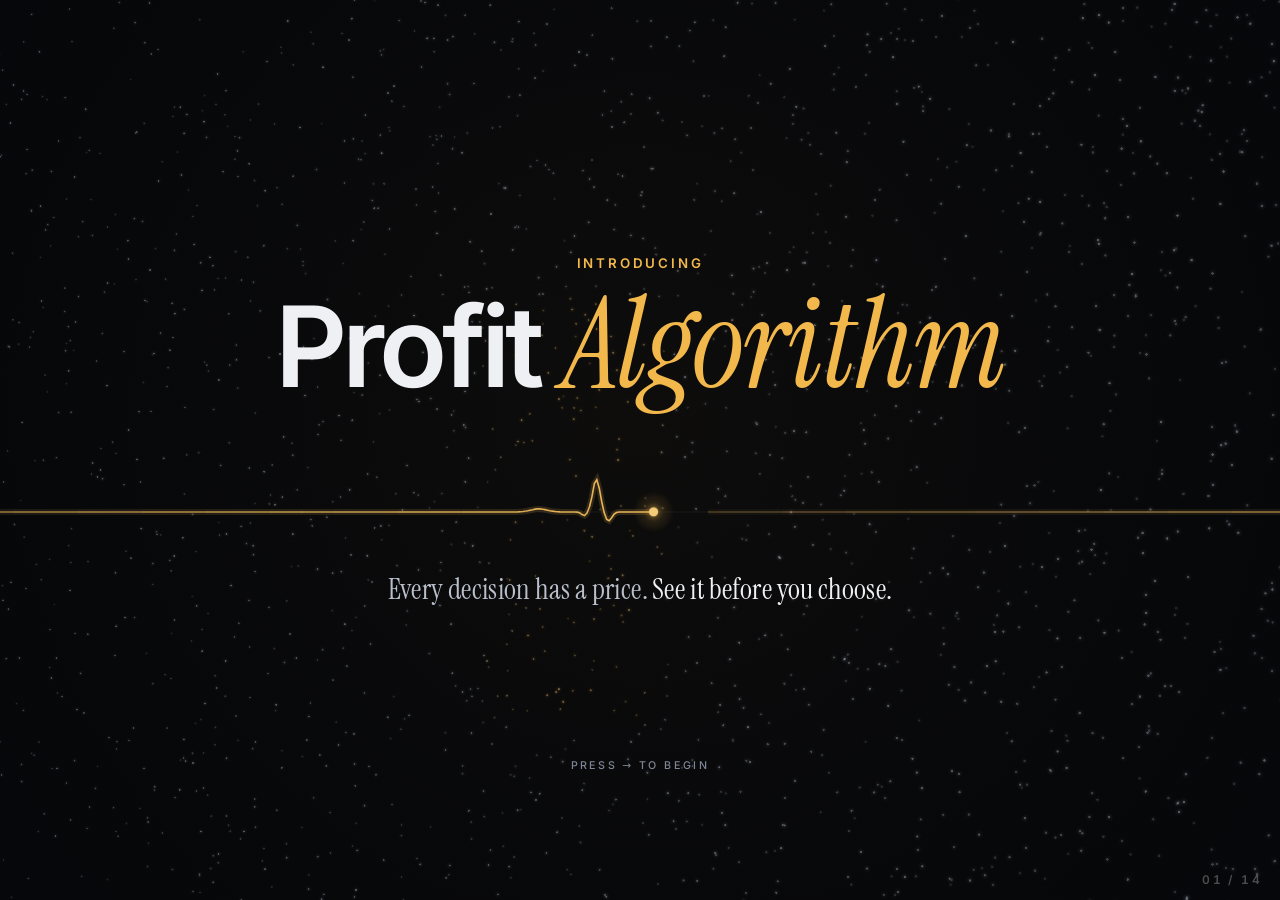
<file: index.html>
<!doctype html>
<html lang="en">
<head>
<meta charset="utf-8">
<title>Profit Algorithm</title>
<meta name="viewport" content="width=device-width, initial-scale=1">
<script>location.replace('site/' + location.hash);</script>
<meta http-equiv="refresh" content="0; url=site/">
<style>body{background:#06070a;color:#b9c0cc;font:16px system-ui,sans-serif;display:grid;place-items:center;height:100vh;margin:0}a{color:#f2b84b}</style>
</head>
<body><a href="site/">Open the Profit Algorithm</a></body>
</html>
</file>
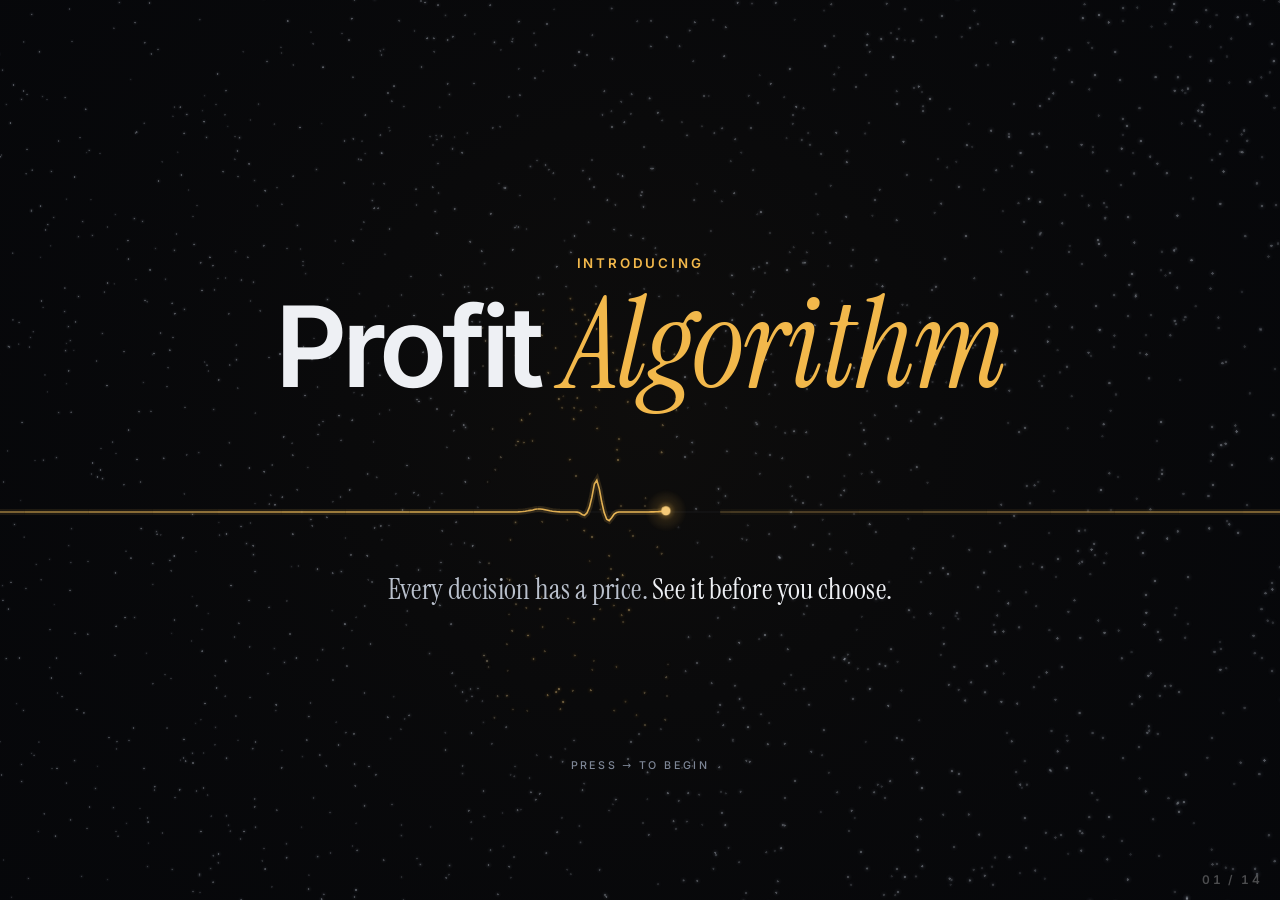
<file: site/index.html>
<!doctype html>
<html lang="en">
<head>
<meta charset="utf-8">
<meta name="viewport" content="width=device-width, initial-scale=1">
<title>Profit Algorithm</title>
<meta name="description" content="Activity is gray. Value is gold. The Profit Algorithm shows what every decision is worth before you choose, and proves what it delivered.">
<meta name="theme-color" content="#06070a">
<meta property="og:title" content="Profit Algorithm">
<meta property="og:description" content="Every decision has a price. See it before you choose.">
<link rel="icon" href="assets/favicon.svg" type="image/svg+xml">
<link rel="preload" href="assets/fonts/inter-var.woff2" as="font" type="font/woff2" crossorigin>
<link rel="preload" href="assets/fonts/instrument-serif.woff2" as="font" type="font/woff2" crossorigin>
<link rel="stylesheet" href="assets/style.css">
</head>
<body>
<canvas id="stage" aria-hidden="true"></canvas>

<main class="frame" aria-live="polite">

<!-- 01 ─────────────────────────────────────────── -->
<section class="slide s-title" data-scene="title" data-title="Profit Algorithm">
  <div class="center">
    <div class="kicker">Introducing</div>
    <h1 class="h1">Profit <em>Algorithm</em></h1>
  </div>
  <div class="tagline">Every decision has a price. <b>See it before you choose.</b></div>
  <div class="hint">Press → to begin</div>
  <aside class="notes">Every organization spends time, money and attention. It sees the cost of all three and almost never the return. Let the line pulse for a moment before speaking: that line is the economic heartbeat of a business. Keep it in mind; it will tell us the truth all the way through.</aside>
</section>

<!-- 02 ─────────────────────────────────────────── -->
<section class="slide s-blind" data-scene="blind" data-steps="2" data-title="The blind spot">
  <div class="stack" style="left:120px; top:90px; width:1680px;">
    <div data-only="0"><div class="kicker">The blind spot</div><h2 class="h2">Organizations measure <span class="gr">what got done.</span></h2></div>
    <div data-only="1"><div class="kicker">The blind spot</div><h2 class="h2">Plan delivered: <span class="gr">100%.</span> Profit change: <span class="g">$0.</span></h2></div>
    <div data-only="2"><h2 class="h2 xl">Activity is gray. <span class="g">Value is gold.</span></h2><p class="sub" style="max-width:1100px">Everything you are about to see follows one rule. Gray is effort. Gold is economic value. Only one of them shows up in profit.</p></div>
  </div>
  <div class="tiles">
    <div class="tile" data-x="210" data-y="300" style="left:210px;top:300px"><div class="t">Process redesign</div><div class="st">Done</div></div>
    <div class="tile" data-x="464" data-y="300" style="left:464px;top:300px"><div class="t">New KPI dashboard</div><div class="st">Done</div></div>
    <div class="tile" data-x="718" data-y="300" style="left:718px;top:300px"><div class="t">Approvals sprint</div><div class="st">Done</div></div>
    <div class="tile" data-x="972" data-y="300" style="left:972px;top:300px"><div class="t">Vendor review</div><div class="st">Done</div></div>
    <div class="tile" data-x="1226" data-y="300" style="left:1226px;top:300px"><div class="t">Training program</div><div class="st">Done</div></div>
    <div class="tile" data-x="1480" data-y="300" style="left:1480px;top:300px"><div class="t">CRM cleanup</div><div class="st">Done</div></div>
    <div class="tile" data-x="210" data-y="428" style="left:210px;top:428px"><div class="t">Weekly reporting</div><div class="st">Done</div></div>
    <div class="tile" data-x="464" data-y="428" style="left:464px;top:428px"><div class="t">Hiring plan</div><div class="st">Done</div></div>
    <div class="tile" data-x="718" data-y="428" style="left:718px;top:428px"><div class="t">Cost review</div><div class="st">Done</div></div>
    <div class="tile" data-x="972" data-y="428" style="left:972px;top:428px"><div class="t">Quality audit</div><div class="st">Done</div></div>
    <div class="tile" data-x="1226" data-y="428" style="left:1226px;top:428px"><div class="t">Customer survey</div><div class="st">Done</div></div>
    <div class="tile" data-x="1480" data-y="428" style="left:1480px;top:428px"><div class="t">Tooling upgrade</div><div class="st">Done</div></div>
    <div class="tile" data-x="210" data-y="556" style="left:210px;top:556px"><div class="t">Policy update</div><div class="st">Done</div></div>
    <div class="tile" data-x="464" data-y="556" style="left:464px;top:556px"><div class="t">Pricing study</div><div class="st">Done</div></div>
    <div class="tile" data-x="718" data-y="556" style="left:718px;top:556px"><div class="t">Data migration</div><div class="st">Done</div></div>
    <div class="tile" data-x="972" data-y="556" style="left:972px;top:556px"><div class="t">Safety drill</div><div class="st">Done</div></div>
    <div class="tile" data-x="1226" data-y="556" style="left:1226px;top:556px"><div class="t">Capacity study</div><div class="st">Done</div></div>
    <div class="tile" data-x="1480" data-y="556" style="left:1480px;top:556px"><div class="t">Board deck</div><div class="st">Done</div></div>
  </div>
  <div class="readout" style="left:210px; top:700px;"><div class="lbl">Plan delivered</div><div class="big gr" id="b-pct">0%</div></div>
  <div class="readout" style="left:1310px; top:700px; width:400px; text-align:right;"><div class="lbl">Profit change</div><div class="big g">$0</div></div>
  <aside class="notes">Step 0: watch the plan complete. Every dashboard in the company would celebrate this. Step 1: the plan is 100% delivered, and the economic heartbeat is flat. Completion tells you something happened; it does not tell you it mattered. Remember the "Approvals sprint" tile. Step 2: introduce the rule of the whole presentation: activity is gray, value is gold.</aside>
</section>

<!-- 03 ─────────────────────────────────────────── -->
<section class="slide s-case" data-scene="case" data-steps="1" data-title="Goals become economic cases">
  <div class="stack" style="left:120px; top:80px; width:1400px;">
    <div data-only="0"><div class="kicker">The shift</div><h2 class="h2">Today, a goal is <span class="gr">a target.</span></h2></div>
    <div data-only="1"><div class="kicker">The shift</div><h2 class="h2">Tomorrow, it is <span class="g">an economic case.</span></h2></div>
  </div>
  <div class="tags"><span class="tag">Live</span></div>
  <div class="card goal"><div class="lbl">Goal</div><div class="val">Raise utilization to 82%</div></div>
  <div class="card facet gold" data-from="1" style="left:140px; top:300px; --d:0.2s"><div class="lbl">Value</div><div class="val"><span class="g">+$29,200</span> a year per point</div></div>
  <div class="card facet" data-from="1" style="left:1340px; top:300px; --d:0.45s"><div class="lbl">Depends on</div><div class="val">Faster approvals</div></div>
  <div class="card facet" data-from="1" style="left:140px; top:740px; --d:0.7s"><div class="lbl">Stops paying at</div><div class="val">79% on its own</div></div>
  <div class="card facet" data-from="1" style="left:1340px; top:740px; --d:0.95s"><div class="lbl">Evidence</div><div class="val">System records · strong</div></div>
  <aside class="notes">A goal on its own is a number to hit. With the Profit Algorithm it arrives with its economic case: what the next improvement is worth, what it depends on, where it stops paying, and how strong the evidence is. Note the hollow gold: this is modeled value, not yet proven. Supporting goals that carry no direct dollar value are classified as enablers instead of being given a made-up price.</aside>
</section>

<!-- 04 ─────────────────────────────────────────── -->
<section class="slide s-flow" data-scene="flow" data-steps="4" data-title="The reveal">
  <div class="stack" style="left:120px; top:80px; width:1020px;">
    <div data-only="0"><div class="kicker">The constraint</div><h2 class="h2">Value lives at <span class="g">the constraint.</span></h2><p class="sub">Work flows through every limit in the business. Only the narrowest one decides what becomes profit.</p></div>
    <div data-only="1"><div class="kicker">Change one</div><h2 class="h2">Raise utilization<br><span class="m">77% → 82%</span></h2></div>
    <div data-only="2"><div class="kicker">Change two</div><h2 class="h2">Cut approval time<br><span class="m">37 → 20 days</span></h2><p class="sub">On its own, nothing turns gold.</p></div>
    <div data-only="3"><div class="kicker">Both together</div><h2 class="h2">Now move <span class="g">both at once.</span></h2></div>
    <div data-only="4"><div class="kicker">The interaction</div><h2 class="h2 sm"><span class="g">$61,200</span> exists only when they move together.</h2><p class="sub">A zero doesn't mean worthless. It means <em class="serif" style="font-size:34px">not yet</em>. Remember the approvals sprint that changed nothing? This is where it pays.</p></div>
  </div>
  <div class="results">
    <div class="head" data-from="1">Added operating profit per year · modeled</div>
    <div class="row" data-from="1"><span class="k">Utilization alone</span><span class="v" id="rv1">$58,400</span></div>
    <div class="row" data-from="2"><span class="k">Approvals alone</span><span class="v gr">$0</span></div>
    <div class="row total" data-from="3"><span class="k">Both together</span><span class="v" id="rv3">$119,600</span></div>
    <div class="bars" data-from="4">
      <div class="bar"><i class="sum"></i><b>Sum of the parts · $58,400</b></div>
      <div class="bar"><i class="tot"></i><i class="gap"></i><b>Together · $119,600</b></div>
    </div>
  </div>
  <div class="flowlbl" style="left:120px">Requested work</div>
  <div class="gatelbl" id="gl-a" style="left:760px">Approvals<span class="chip">Binding limit</span></div>
  <div class="gatelbl" id="gl-b" style="left:1200px">Capacity<span class="chip">Binding limit</span></div>
  <div class="flowlbl g" style="left:1660px">Profit</div>
  <div class="monlbl" style="left:120px; top:878px;">Added value</div>
  <div class="disclose">Illustrative ship-repair scenario from the product's engine tests · Modeled annual uplift, not a customer result · Implementation costs not included</div>
  <aside class="notes">Step 0: work flows left to right through two limits, approvals and capacity. The glowing gate is the one that binds. Only work that passes it turns gold. Step 1: raise utilization from 77% to 82%: more gold, the heartbeat starts, $58,400 a year, and the binding limit moves to approvals. Step 2: back to today, and instead cut approvals from 37 to 20 days. More work gets through the first gate and piles up at capacity. Nothing new turns gold. Flatline. Pause here; let the silence work. Step 3: move both: $119,600. Step 4: $61,200 of that exists only in the combination. A spreadsheet would have cut the approvals project. The engine shows it is the key that unlocks the other. The decision is to coordinate the two teams, not to defund one of them.</aside>
</section>

<!-- 05 ─────────────────────────────────────────── -->
<section class="slide s-knee" data-scene="knee" data-steps="1" data-title="The stopping point">
  <div class="abs" style="left:120px; top:80px; width:600px;">
    <div class="kicker">Live model</div>
    <h2 class="h2 sm">Every improvement has a <span class="g">stopping point.</span></h2>
  </div>
  <div class="stack" style="left:120px; top:360px; width:580px;">
    <p class="sub" data-only="0" style="margin:0">On its own, utilization pays until approvals become the limit.</p>
    <p class="sub" data-only="1" style="margin:0">Speed up approvals as well, and the stopping point moves.</p>
  </div>
  <div class="readouts">
    <div><div class="lbl">Utilization</div><div class="v" id="k-u">77.0%</div></div>
    <div><div class="lbl">Approval time</div><div class="v" id="k-a">37 days</div></div>
    <div><div class="lbl">Added profit / year</div><div class="v g" id="k-v">$0</div></div>
    <div><div class="lbl">Next point worth</div><div class="v" id="k-n">$29,200</div></div>
  </div>
  <div class="keys"><kbd>↑</kbd><kbd>↓</kbd> drive utilization &nbsp; <kbd>A</kbd> toggle approvals</div>
  <div class="disclose">Same illustrative scenario · Modeled annual uplift · Implementation costs not included</div>
  <aside class="notes">This is live: drive utilization with the up and down arrows. Each point is worth $29,200 a year until 79%. Past that, approvals become the limit and the gold turns gray: more effort, no more value. Step 1 (or press A): with faster approvals the stopping point moves to 81.1%. This is why the system suggests targets: a target beyond its stopping point spends effort that returns nothing.</aside>
</section>

<!-- 06 ─────────────────────────────────────────── -->
<section class="slide s-deal" data-scene="deal" data-steps="2" data-title="Deal Desk">
  <div class="abs" style="left:120px; top:80px; width:1680px;">
    <div class="kicker">Deal Desk</div>
    <h2 class="h2">A good margin can still be <span class="g">a bad deal.</span></h2>
  </div>
  <div class="tags"><span class="tag">Live</span></div>
  <div class="abs small" style="left:360px; top:340px; letter-spacing:0.2em; text-transform:uppercase; font-weight:600">Capacity · full</div>
  <div class="abs small" data-only="0" style="left:140px; top:340px; letter-spacing:0.2em; text-transform:uppercase; font-weight:600; color:var(--ink-2)">New deal</div>
  <div class="abs small" data-from="1" style="left:1190px; top:960px; letter-spacing:0.2em; text-transform:uppercase; font-weight:600; --d:1.2s">Displaced business</div>
  <div class="gauge-l" id="g-var" style="top:700px">Variable cost</div>
  <div class="gauge-l" data-from="1" style="top:430px; color:var(--gold)">Modeled price floor</div>
  <div class="gauge-l" id="g-price" style="top:540px"><span>Deal price</span>
    <b data-only="0">Margin looks good</b><b data-only="1">Below the floor</b><b data-only="2" style="color:var(--gold)">Above the floor</b>
  </div>
  <div class="stack" style="left:120px; top:880px; width:1000px;">
    <p class="h2 sm" data-only="0" style="font-size:40px">A new deal arrives. <span class="m">The margin looks good.</span></p>
    <p class="h2 sm" data-only="1" style="font-size:40px">Capacity is full. <span class="m">It pushes out business you already had.</span></p>
    <p class="h2 sm" data-only="2" style="font-size:40px">Priced for what it displaces, <span class="g">it creates value.</span></p>
  </div>
  <aside class="notes">Every deal consumes capacity. With idle capacity nothing is displaced and the floor sits near variable cost. When capacity is full, the deal pushes out existing business, and it must pay for what it displaces. Deal Desk returns the modeled price floor and the incremental value: what the business gains, net of what it gives up.</aside>
</section>

<!-- 07 ─────────────────────────────────────────── -->
<section class="slide s-monday" data-scene="monday" data-steps="1" data-title="Monday morning">
  <div class="abs" style="left:120px; top:80px; width:900px;">
    <div class="kicker">Monday List</div>
    <h2 class="h2">Monday morning.<br><span class="g">An agenda written in dollars.</span></h2>
  </div>
  <div class="agenda">
    <div class="item" data-from="0" style="--d:0.3s"><span class="n">1</span><div><div class="t">Coordinate approvals and capacity</div><span class="c g">$2,300 a week at stake</span></div></div>
    <div class="item" data-from="0" style="--d:0.6s"><span class="n">2</span><div><div class="t">A deal is waiting below its price floor</div><span class="c">Decision pending</span></div></div>
    <div class="item" data-from="0" style="--d:0.9s"><span class="n">3</span><div><div class="t">Contribution per day rests on an estimate</div><span class="c">Verify before committing</span></div></div>
  </div>
  <div class="abs small" style="left:120px; top:830px; width:820px">The weekly figure is an urgency signal derived from modeled annual value, not a cash forecast.</div>
  <div class="role" data-from="1" style="left:1400px; top:220px; --d:0.1s"><div class="r">CEO</div><div class="q">Where should attention go?</div></div>
  <div class="role" data-from="1" style="left:1723px; top:455px; --d:0.25s"><div class="r">CFO</div><div class="q">Which assumptions hold the value?</div></div>
  <div class="role" data-from="1" style="left:1600px; top:845px; --d:0.4s"><div class="r">COO</div><div class="q">Which constraint comes next?</div></div>
  <div class="role" data-from="1" style="left:1200px; top:845px; --d:0.55s"><div class="r">Commercial</div><div class="q">Which deals use capacity best?</div></div>
  <div class="role" data-from="1" style="left:1077px; top:455px; --d:0.7s"><div class="r">Strategy</div><div class="q">Which goals depend on each other?</div></div>
  <div class="abs" data-from="1" style="left:1040px; top:950px; width:720px; text-align:center; --d:0.9s"><p class="serif" style="font-size:34px; color:var(--ink-2)">One economic language across <span class="g">the leadership table.</span></p></div>
  <aside class="notes">The Monday List turns the model into a management agenda: which constraint to address, which decision is waiting and what waiting costs, and which uncertain number could change the answer. Step 1: every leader asks a different question of the same economics. People will still disagree, but now about visible assumptions instead of opinions.</aside>
</section>

<!-- 08 ─────────────────────────────────────────── -->
<section class="slide s-ask" data-scene="ask" data-steps="2" data-title="Ask the engine">
  <div class="abs" style="left:120px; top:80px; width:1680px;">
    <div class="kicker ice">Ask in plain language</div>
    <h2 class="h2">The engine calculates. The AI explains. <span class="g">Leaders decide.</span></h2>
  </div>
  <div class="tags"><span class="tag">Live</span></div>
  <div class="bubble" id="ask-q"></div>
  <div class="chipx" data-from="0" style="left:890px; top:440px; --d:2.1s">approval time → 20 days</div>
  <div class="node-l" style="left:720px; top:640px">Grounded<br>context</div>
  <div class="node-l" style="left:1060px; top:660px">Financial<br>engine</div>
  <div class="node-l" style="left:1290px; top:640px">Validation</div>
  <div class="card answer gold" data-from="0" style="--d:3.4s">
    <div class="lbl">Answer</div>
    <div class="val">On its own: <b>$0</b>. Capacity is still the limit.<br>With utilization at 82%: <b class="g">+$119,600 a year</b>, modeled.</div>
    <div class="src">Recalculated by the engine · just now</div>
  </div>
  <div class="reject" data-from="1">$240,000</div>
  <div class="approve" data-from="2"><span class="small" style="color:var(--ink-2); font-size:20px">Proposed plan · 4 tasks on the goal</span><span class="btn">Approve</span></div>
  <div class="stack" style="left:120px; top:880px; width:1100px;">
    <p class="h2 sm" data-only="0" style="font-size:40px">The question becomes a precise scenario. <span class="m">The engine recalculates it.</span></p>
    <p class="h2 sm" data-only="1" style="font-size:40px">No number without a source. <span class="m">Unsupported figures are stopped.</span></p>
    <p class="h2 sm" data-only="2" style="font-size:40px">Nothing changes until <span class="g">a person approves.</span></p>
  </div>
  <aside class="notes">The AI does not invent the economics. It turns a plain-language question into a structured change, the financial engine recomputes the scenario, and the AI explains the computed result with its source. Step 1: a figure that was never computed is stopped at validation. Validation catches unsupported figures; it does not guarantee every sentence is right, which is why number and source are always shown together. Step 2: the same facts feed proposed task plans, and a person approves before anything is created.</aside>
</section>

<!-- 09 ─────────────────────────────────────────── -->
<section class="slide s-ledger" data-scene="ledger" data-steps="1" data-title="Value Ledger">
  <div class="stack" style="left:120px; top:80px; width:1680px;">
    <div data-only="0"><div class="kicker">Value Ledger</div><h2 class="h2">Forecasts promise. <span class="g">The ledger keeps score.</span></h2></div>
    <div data-only="1"><div class="kicker">Value Ledger</div><h2 class="h2">Three initiatives. One recorded gain. <span class="g">No double counting.</span></h2></div>
  </div>
  <div class="tags"><span class="tag">Live</span></div>
  <div data-only="0">
    <div class="station" style="left:220px; top:620px">Candidate<small>Proposed improvement</small></div>
    <div class="station" style="left:600px; top:620px">Baseline<small>Starting point locked</small></div>
    <div class="station" style="left:980px; top:620px">Proving<small>Evidence accumulating</small></div>
    <div class="station" style="left:1500px; top:340px; color:var(--gold)">Proven<small>Recorded in the books</small></div>
    <div class="station" style="left:1500px; top:760px; color:var(--red)">Missed<small>Expectation not met</small></div>
    <div class="disclose">"Proven" means the improvement passed the product's evaluation criteria. Demonstration entries are always kept apart from real ones.</div>
  </div>
  <div data-only="1">
    <div class="station" style="left:520px; top:236px">Initiative A</div>
    <div class="station" style="left:960px; top:226px">Initiative B</div>
    <div class="station" style="left:1400px; top:236px">Initiative C</div>
    <div class="abs small" style="left:1205px; top:533px; letter-spacing:0.18em; text-transform:uppercase; font-weight:600; color:var(--gold)">Recorded profit improvement</div>
    <div class="abs" style="left:1205px; top:650px; width:520px"><p class="serif" style="font-size:34px; line-height:1.3; color:var(--ink-2)">Credited value can never exceed what the books recorded.</p></div>
  </div>
  <aside class="notes">Step 0: every improvement travels the same track. The baseline locks the starting point before work begins; recorded financial results then test the claim. Hollow gold becomes solid gold only when it is proven; some improvements miss, and the ledger says so. Step 1: three initiatives claim the same gain. The vessel is sized to what the books recorded; everything above it evaporates. "Proven" is the product's evaluation status, not a claim of universal causal proof.</aside>
</section>

<!-- 10 ─────────────────────────────────────────── -->
<section class="slide s-arch" data-scene="arch" data-steps="5" data-title="Under the hood">
  <div class="stack" style="left:1080px; top:110px; width:720px;">
    <div data-only="0">
      <div class="kicker">Under the hood</div>
      <h2 class="h2">Five disciplines.<br><span class="g">One decision architecture.</span></h2>
      <p class="sub">Data in. Economics computed. Decisions explained. Outcomes measured, and fed back into the evidence.</p>
    </div>
    <div class="panel" data-only="1" style="position:absolute; left:0; top:0">
      <div class="num-k">01 / 05</div><div class="kicker">Evidence and data</div><h3 class="h2 sm">Every number has a history.</h3>
      <ul><li>Append-only record of every observation</li><li>Five grades of evidence on every input</li><li>Fingerprinted, versioned, reproducible runs</li><li>Beliefs, predictions, decisions and outcomes stored together</li><li>Permissioned access for external AI agents</li></ul>
      <span class="tag">Live</span>
    </div>
    <div class="panel" data-only="2" style="position:absolute; left:0; top:0">
      <div class="num-k">02 / 05</div><div class="kicker">Financial modeling</div><h3 class="h2 sm">How operations become profit.</h3>
      <ul><li>Versioned industry models of how money is made</li><li>Explicit drivers, limits, currency and period</li><li>Dependency-ordered evaluation with integrity checks</li><li>Opportunity cost of every commitment</li><li>Reconciliation against the accounting books</li></ul>
      <span class="tag">Live</span>
    </div>
    <div class="panel" data-only="3" style="position:absolute; left:0; top:0">
      <div class="num-k">03 / 05</div><div class="kicker">Mathematical optimization</div><h3 class="h2 sm">The best feasible move, priced.</h3>
      <ul><li>Constrained optimization of the operating plan</li><li>Marginal value of every scarce resource</li><li>Detection of where the bottleneck moves next</li><li>Interaction value across connected goals</li><li>Full re-solve at every target, never a straight-line guess</li></ul>
      <span class="tag">Live</span>
    </div>
    <div class="panel ice" data-only="4" style="position:absolute; left:0; top:0">
      <div class="num-k">04 / 05</div><div class="kicker ice">Statistics</div><h3 class="h2 sm">It scores its own predictions.</h3>
      <ul><li>Forecasts must beat a simple seasonal benchmark</li><li>Ranges, not points: quantile forecast bands</li><li>Calibration: accuracy, bias and coverage</li><li>Impact measured against the pre-change pattern</li><li>Placebo and stress tests on every impact claim</li></ul>
      <span class="tag">Live</span> <span class="tag opt">Optional layer</span>
    </div>
    <div class="panel ice" data-only="5" style="position:absolute; left:0; top:0">
      <div class="num-k">05 / 05</div><div class="kicker ice">Artificial intelligence</div><h3 class="h2 sm">Explains. Never invents.</h3>
      <ul><li>Grounded in the organization's goals and links</li><li>Plain language turned into structured scenarios</li><li>Answers checked for structure, sources and figures</li><li>Value-aware drafting of task plans</li><li>A person approves before anything changes</li></ul>
      <span class="tag">Live</span>
    </div>
  </div>
  <aside class="notes">Each discipline answers a different part of the management question, and the value is in how they connect: question, computed scenario, decision, measured outcome, back into evidence. These are established techniques; we don't claim to have invented them. What is new is wiring them to enterprise goals, deals, evidence and outcome evaluation. Results hold within the stated business model. The statistics layer runs as an optional service; when it is offline, the core profit engine keeps working.</aside>
</section>

<!-- 11 ─────────────────────────────────────────── -->
<section class="slide s-proof" data-scene="proof" data-steps="1" data-title="Statistical proof">
  <div class="stack" style="left:120px; top:80px; width:1300px;">
    <div data-only="0"><div class="kicker ice">Statistics</div><h2 class="h2">Every forecast must <span class="g">beat the simple answer.</span></h2></div>
    <div data-only="1"><div class="kicker ice">Statistics</div><h2 class="h2">Every impact claim must <span class="g">survive an attack.</span></h2></div>
  </div>
  <div class="tags"><span class="tag">Live</span><span class="tag opt">Optional layer</span></div>
  <div class="stack checks">
    <div data-only="0">
      <div class="check" data-from="0" style="--d:2.2s"><b>Benchmark first</b>Used only if it beats a simple seasonal forecast on history.</div>
      <div class="check" data-from="0" style="--d:2.6s"><b>Ranges, not points</b>Every forecast carries its uncertainty band.</div>
      <div class="check" data-from="0" style="--d:4.4s"><b>Scored afterward</b>Accuracy, bias and coverage of every past prediction.</div>
    </div>
    <div data-only="1">
      <div class="check" data-from="1" style="--d:1.8s"><b>Placebo dates</b>No false effect where nothing changed.</div>
      <div class="check" data-from="1" style="--d:2.4s"><b>Random variables</b>The estimate holds when noise is added.</div>
      <div class="check" data-from="1" style="--d:3.0s"><b>Data subsets</b>The estimate holds on different slices of history.</div>
    </div>
  </div>
  <div class="disclose">Illustrative series</div>
  <aside class="notes">Step 0: an advanced forecast earns its place only by beating a simple seasonal benchmark on history; otherwise the simple one is used. Forecasts are ranges, and every prediction is scored afterward for accuracy, bias and coverage. Step 1: impact is measured against the pattern before the change, then attacked with placebo dates, random variables and different slices of data. These checks test assumptions; they don't replace sound study design.</aside>
</section>

<!-- 12 ─────────────────────────────────────────── -->
<section class="slide s-trust" data-scene="trust" data-steps="1" data-title="Built to earn trust">
  <div class="stack" style="left:120px; top:80px; width:1680px;">
    <div data-only="0"><div class="kicker">Evidence</div><h2 class="h2">Every number knows <span class="g">where it came from.</span></h2></div>
    <div data-only="1"><div class="kicker">Adoption</div><h2 class="h2">Run it in the shadows.<br><span class="g">Switch it on when it has earned trust.</span></h2></div>
  </div>
  <div class="tags"><span class="tag">Live</span></div>
  <div data-only="0">
    <div class="grade" style="left:360px">Estimate</div>
    <div class="grade" style="left:660px">Stated</div>
    <div class="grade" style="left:960px">Sampled</div>
    <div class="grade" style="left:1260px; color:var(--gold)">System record</div>
    <div class="grade" style="left:1560px; color:var(--gold-hi)">Controlled test</div>
    <div class="abs" style="left:120px; right:120px; top:880px; text-align:center; font-size:24px; color:var(--ink-2)">Append-only history <span class="m">·</span> every calculation fingerprinted and reproducible <span class="m">·</span> demonstration data never mixes with real</div>
  </div>
  <div data-only="1">
    <div class="switch" id="sw" data-pos="0"><span class="knob"></span><span class="opt">Off</span><span class="opt">Shadow</span><span class="opt">On</span></div>
    <div class="swcap">
      <div class="on"><b>Off</b>Nothing changes.</div>
      <div><b>Shadow</b>It calculates quietly. Priorities stay untouched.</div>
      <div><b>On</b>Economics shapes the ranking, at the strength leaders choose.</div>
    </div>
  </div>
  <aside class="notes">Step 0: every input carries one of five evidence grades, from a rough estimate to a controlled test, and stronger evidence wins. Grades record where a number came from; they don't independently certify it. Step 1: adoption is a management decision. Run it in shadow first, compare its view with your own, and turn it on when it has earned trust. Large gaps between the model and the books raise warnings.</aside>
</section>

<!-- 13 ─────────────────────────────────────────── -->
<section class="slide s-future" data-scene="future" data-steps="3" data-title="What comes next">
  <div class="stack" style="left:120px; top:80px; width:1500px;">
    <div data-only="0"><div class="kicker">The value-native enterprise</div><h2 class="h2">Tomorrow, every decision carries<br><span class="g">its economic consequence.</span></h2></div>
    <div data-only="1"><div class="kicker">Uncertain futures</div><h2 class="h2">Choose plans that <span class="g">still work<br>when the world doesn't cooperate.</span></h2></div>
    <div data-only="2"><div class="kicker">Capital and time</div><h2 class="h2">From operating profit<br>to <span class="g">capital allocation.</span></h2></div>
    <div data-only="3"><div class="kicker">Evidence and industries</div><h2 class="h2">Smarter evidence.<br><span class="g">Every industry.</span></h2></div>
  </div>
  <div class="tags"><span class="tag road" id="fut-tag">Vision</span></div>
  <div class="methods" data-only="0"><span>Everywhere</span><span>Every task</span><span>Every meeting</span><span>Every hire</span><span>Every investment</span></div>
  <div class="methods" data-only="1"><span>Methods</span><span>Correlated Monte Carlo scenarios</span><span>Stochastic and robust optimization</span><span>Tail-risk measures (CVaR)</span></div>
  <div class="methods" data-only="2"><span>Methods</span><span>Multi-period optimization</span><span>Mixed-integer decisions</span><span>Discounted cash flow</span><span>Real-options reasoning</span></div>
  <div class="methods" data-only="3"><span>Methods</span><span>Multivariate forecasting with external drivers</span><span>Synthetic controls</span><span>Difference-in-differences</span><span>Bayesian updating</span><span>Value of information</span></div>
  <div data-only="3">
    <div class="ind live" style="left:420px; top:400px">Ship repair<small>Live today</small></div>
    <div class="ind" style="left:780px; top:400px">Logistics<small>Candidate</small></div>
    <div class="ind" style="left:1140px; top:400px">Manufacturing<small>Candidate</small></div>
    <div class="ind" style="left:1500px; top:400px">Energy<small>Candidate</small></div>
    <div class="ind" style="left:420px; top:580px">Healthcare<small>Candidate</small></div>
    <div class="ind" style="left:780px; top:580px">Retail<small>Candidate</small></div>
    <div class="ind" style="left:1140px; top:580px">Construction<small>Candidate</small></div>
    <div class="ind" style="left:1500px; top:580px">Aviation<small>Candidate</small></div>
    <div class="ind" style="left:420px; top:760px">Telecom<small>Candidate</small></div>
    <div class="ind" style="left:780px; top:760px">Hospitality<small>Candidate</small></div>
    <div class="ind" style="left:1140px; top:760px">Agriculture<small>Candidate</small></div>
    <div class="ind" style="left:1500px; top:760px">Financial services<small>Candidate</small></div>
  </div>
  <aside class="notes">Step 0 is the vision: value measurement stops being a quarterly finance exercise and becomes the operating language of the company. Steps 1 to 3 are the technical roadmap, proposed directions rather than delivery commitments. Step 1: reason across many joint futures at once and pick plans that stay robust. Step 2: add implementation cost, timing, cash flow and budgets to move into capital allocation. Step 3: multivariate forecasting, stronger counterfactuals and value-of-information methods, with a growing library of validated industry models. One industry model is live today; each new sector needs domain expertise, financial reconciliation and pilot evidence.</aside>
</section>

<!-- 14 ─────────────────────────────────────────── -->
<section class="slide s-close" data-scene="close" data-steps="2" data-title="Close">
  <div class="center" data-only="0" style="top:120px"><h2 class="h2 xl">How much of your work is <span class="gr">gray?</span></h2></div>
  <div class="center" data-only="1" style="top:170px">
    <h2 class="h2 xl">Activity is not value.</h2>
    <h2 class="h2" style="margin-top:18px">The Profit Algorithm <span class="g">measures the difference.</span></h2>
  </div>
  <div class="center" data-only="1" style="top:800px"><p class="serif" style="font-size:42px; color:var(--ink-2)">See what it's worth. Decide with evidence. <span class="g">Prove what it delivered.</span></p></div>
  <div class="center" data-only="2" style="top:230px">
    <div class="kicker">The next step</div>
    <h2 class="h2">Start with <span class="g">one decision you can measure.</span></h2>
  </div>
  <div class="path4" data-only="2">
    <div class="st" style="left:360px"><small>01</small>One business process</div>
    <div class="st" style="left:760px"><small>02</small>A clear financial baseline</div>
    <div class="st" style="left:1160px"><small>03</small>A few connected goals</div>
    <div class="st" style="left:1560px"><small>04</small>One measured outcome</div>
  </div>
  <div class="sig" data-only="2">Profit <em>Algorithm</em></div>
  <aside class="notes">Step 0: leave the question in the room for a moment: how much of your work is gray? Step 1: activity is not value; the Profit Algorithm measures the difference. Step 2: the invitation. Choose one process with a clear financial baseline and a few connected goals; agree the baseline, scope, measurement period and success criteria before any claim is made. With investors, discuss what it takes to validate repeatable deployments and grow the industry library.</aside>
</section>

</main>

<div class="progress" style="width:0"></div>
<div class="hud"><span class="snd"></span><span class="pos">01 / 14</span></div>
<div class="help"><div class="card">
  <div class="lbl">Controls</div>
  <table>
    <tr><td><kbd>→</kbd> <kbd>Space</kbd> click</td><td>Next step</td></tr>
    <tr><td><kbd>←</kbd> click left third</td><td>Previous step</td></tr>
    <tr><td><kbd>↑</kbd> <kbd>↓</kbd> <kbd>A</kbd></td><td>Live control (slide 5)</td></tr>
    <tr><td><kbd>F</kbd></td><td>Fullscreen</td></tr>
    <tr><td><kbd>S</kbd></td><td>Sound on / off</td></tr>
    <tr><td><kbd>P</kbd></td><td>Presenter view with notes</td></tr>
    <tr><td><kbd>Home</kbd> <kbd>End</kbd></td><td>First / last slide</td></tr>
    <tr><td><kbd>?</kbd></td><td>This help</td></tr>
  </table>
</div></div>
<div class="rotate">Turn your phone sideways for the full experience.<br>Tap to continue.</div>

<script src="assets/keyframes.js"></script>
<script src="assets/sound.js"></script>
<script src="assets/stage.js"></script>
<script src="assets/scenes.js"></script>
<script src="assets/deck.js"></script>
</body>
</html>
</file>
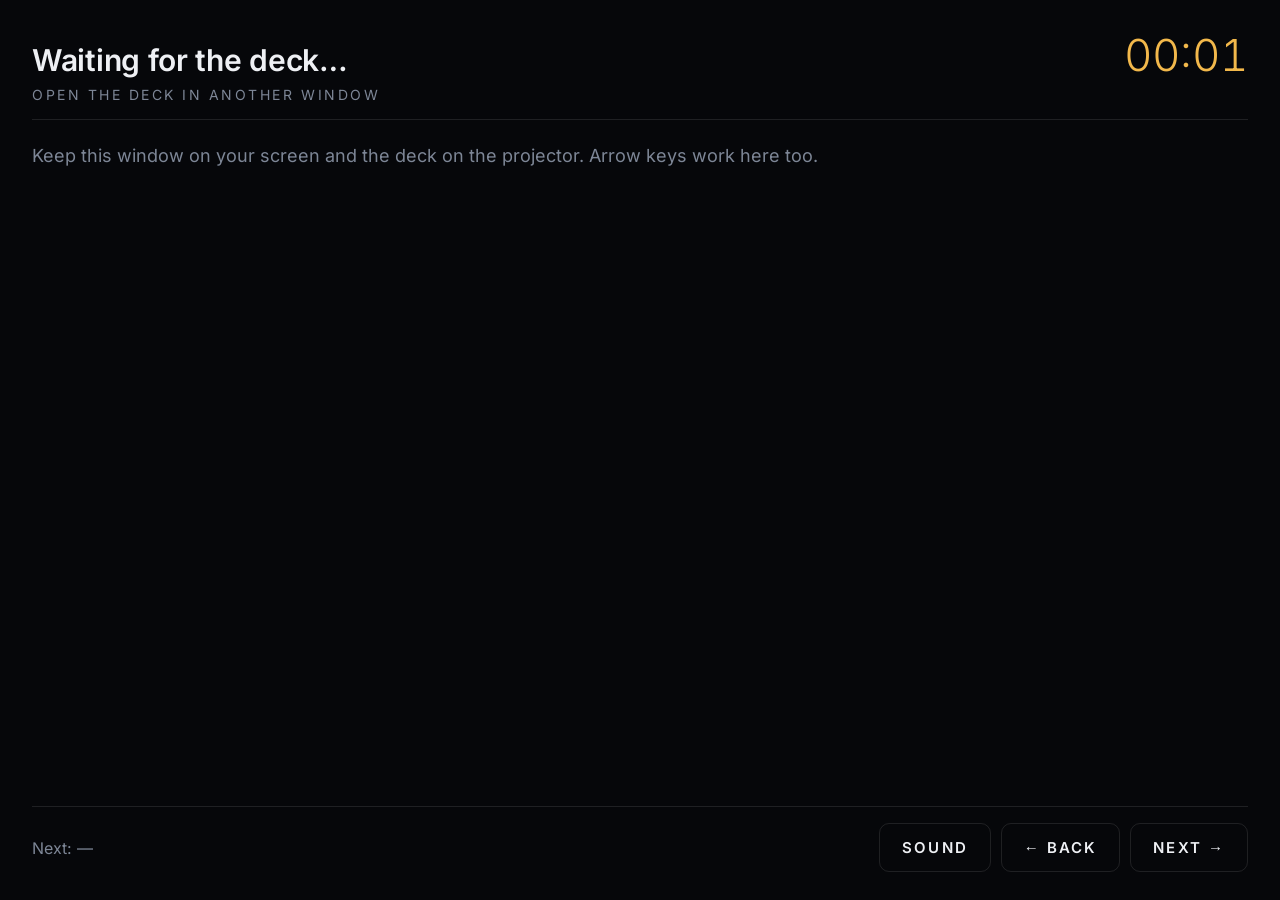
<file: site/presenter.html>
<!doctype html>
<html lang="en">
<head>
<meta charset="utf-8">
<meta name="viewport" content="width=device-width, initial-scale=1">
<title>Presenter · Profit Algorithm</title>
<link rel="icon" href="assets/favicon.svg" type="image/svg+xml">
<style>
  @font-face { font-family: "Inter"; src: url("assets/fonts/inter-var.woff2") format("woff2"); font-weight: 100 900; }
  :root { --bg: #06070a; --ink: #eef0f4; --ink-2: #b9c0cc; --mute: #7d8696; --gold: #f2b84b; --line: rgba(255,255,255,0.1); }
  * { box-sizing: border-box; margin: 0; padding: 0; }
  body { background: var(--bg); color: var(--ink); font-family: "Inter", system-ui, sans-serif; padding: 28px 32px; min-height: 100vh; display: grid; grid-template-rows: auto 1fr auto; gap: 22px; }
  header { display: flex; justify-content: space-between; align-items: baseline; border-bottom: 1px solid var(--line); padding-bottom: 16px; }
  .now { font-size: 30px; font-weight: 600; letter-spacing: -0.01em; }
  .meta { font-size: 14px; letter-spacing: 0.18em; text-transform: uppercase; color: var(--mute); margin-top: 8px; }
  .timer { font-size: 44px; font-weight: 300; font-variant-numeric: tabular-nums; color: var(--gold); cursor: pointer; }
  .notes { font-size: 24px; line-height: 1.55; color: var(--ink-2); max-width: 1000px; }
  footer { display: flex; justify-content: space-between; align-items: center; border-top: 1px solid var(--line); padding-top: 16px; font-size: 16px; color: var(--mute); }
  button { font: 600 15px Inter, sans-serif; letter-spacing: 0.14em; text-transform: uppercase; color: var(--ink); background: transparent; border: 1px solid var(--line); border-radius: 10px; padding: 14px 22px; cursor: pointer; margin-left: 10px; }
  button:hover { border-color: var(--gold); color: var(--gold); }
  .wait { color: var(--mute); font-size: 18px; }
</style>
</head>
<body>
  <header>
    <div><div class="now" id="now">Waiting for the deck…</div><div class="meta" id="meta">Open the deck in another window</div></div>
    <div class="timer" id="timer" title="Click to reset">00:00</div>
  </header>
  <div class="notes" id="notes"><p class="wait">Keep this window on your screen and the deck on the projector. Arrow keys work here too.</p></div>
  <footer>
    <div>Next: <span id="next">—</span></div>
    <div><button id="snd">Sound</button><button id="prev">← Back</button><button id="nxt">Next →</button></div>
  </footer>
<script>
  const chan = new BroadcastChannel('vg-profit-deck');
  const $ = id => document.getElementById(id);
  let t0 = Date.now();
  chan.onmessage = e => {
    const d = e.data || {};
    if (d.type !== 'state') return;
    $('now').textContent = d.title;
    $('meta').textContent = `Slide ${d.i + 1} of ${d.total} · Step ${d.step + 1} of ${d.max + 1}`;
    $('notes').textContent = d.notes;
    $('next').textContent = d.next;
  };
  const cmd = c => chan.postMessage({ type: 'cmd', cmd: c });
  $('nxt').onclick = () => cmd('next');
  $('prev').onclick = () => cmd('prev');
  $('snd').onclick = () => cmd('sound');
  $('timer').onclick = () => { t0 = Date.now(); };
  document.addEventListener('keydown', e => {
    if (['ArrowRight', ' ', 'PageDown', 'Enter'].includes(e.key)) { e.preventDefault(); cmd('next'); }
    if (['ArrowLeft', 'PageUp', 'Backspace'].includes(e.key)) { e.preventDefault(); cmd('prev'); }
  });
  setInterval(() => {
    const s = Math.floor((Date.now() - t0) / 1000);
    $('timer').textContent = String(Math.floor(s / 60)).padStart(2, '0') + ':' + String(s % 60).padStart(2, '0');
  }, 500);
  chan.postMessage({ type: 'hello' });
</script>
</body>
</html>
</file>
<file: site/assets/style.css>
@font-face { font-family: "Inter"; src: url("fonts/inter-var.woff2") format("woff2"); font-weight: 100 900; font-display: swap; }
@font-face { font-family: "Instrument Serif"; src: url("fonts/instrument-serif.woff2") format("woff2"); font-weight: 400; font-display: swap; }
@font-face { font-family: "Instrument Serif"; src: url("fonts/instrument-serif-italic.woff2") format("woff2"); font-weight: 400; font-style: italic; font-display: swap; }

:root {
  --bg: #06070a;
  --ink: #eef0f4;
  --ink-2: #b9c0cc;
  --mute: #7d8696;
  --line: rgba(255, 255, 255, 0.09);
  --gray: #8a93a3;
  --gold: #f2b84b;
  --gold-hi: #ffd98a;
  --gold-dim: rgba(242, 184, 75, 0.16);
  --ice: #7cc4ff;
  --ice-dim: rgba(124, 196, 255, 0.14);
  --red: #ff5d62;
  --sans: "Inter", ui-sans-serif, system-ui, -apple-system, "Segoe UI", Roboto, sans-serif;
  --serif: "Instrument Serif", "Iowan Old Style", Georgia, serif;
  --ease: cubic-bezier(0.22, 1, 0.36, 1);
}

* { box-sizing: border-box; margin: 0; padding: 0; }
html, body { width: 100%; height: 100%; overflow: hidden; background: var(--bg); color: var(--ink); }
body { font-family: var(--sans); -webkit-font-smoothing: antialiased; text-rendering: optimizeLegibility; cursor: default; user-select: none; }

#stage { position: fixed; inset: 0; width: 100%; height: 100%; display: block; }

/* The 1920×1080 text layer, scaled to fit by deck.js */
.frame { position: fixed; left: 0; top: 0; width: 1920px; height: 1080px; transform-origin: 0 0; pointer-events: none; }
.slide { position: absolute; inset: 0; opacity: 0; visibility: hidden; transition: opacity 0.7s var(--ease), visibility 0s linear 0.7s; }
.slide.active { opacity: 1; visibility: visible; transition: opacity 0.9s var(--ease) 0.15s, visibility 0s; }
.slide .notes { display: none; }

/* Step reveals */
[data-from], [data-only] { opacity: 0; transform: translateY(14px); transition: opacity 0.6s var(--ease), transform 0.8s var(--ease); }
[data-from].on, [data-only].on { opacity: 1; transform: none; transition-delay: var(--d, 0s); }
.slide:not(.active) [data-from], .slide:not(.active) [data-only] { transition-delay: 0s; }
.stack { position: absolute; }
.stack > [data-only] { position: absolute; left: 0; top: 0; width: 100%; }

.abs { position: absolute; }

/* Type */
.kicker { font: 600 20px/1 var(--sans); letter-spacing: 0.22em; text-transform: uppercase; color: var(--gold); margin-bottom: 26px; }
.kicker.ice { color: var(--ice); }
.kicker.mute { color: var(--mute); }
h1, h2, h3 { font-weight: 400; }
.h1 { font: 600 168px/0.92 var(--sans); letter-spacing: -0.045em; }
.h1 em { font: italic 400 188px/0.92 var(--serif); letter-spacing: -0.01em; color: var(--gold); }
.h2 { font: 400 76px/1.04 var(--serif); letter-spacing: -0.01em; color: var(--ink); }
.h2.sm { font-size: 64px; }
.h2.xl { font-size: 112px; line-height: 1; }
.h3 { font: 600 40px/1.15 var(--sans); letter-spacing: -0.02em; }
.sub { font: 400 28px/1.45 var(--sans); color: var(--ink-2); margin-top: 26px; max-width: 900px; }
.small { font: 400 18px/1.5 var(--sans); color: var(--mute); }
.g { color: var(--gold); }
.gh { color: var(--gold-hi); }
.m { color: var(--mute); }
.gr { color: var(--gray); }
.i { color: var(--ice); }
.serif { font-family: var(--serif); }
em { font-style: italic; }
.num { font-variant-numeric: tabular-nums; }

/* Capability tags */
.tag { display: inline-flex; align-items: center; gap: 10px; font: 600 15px/1 var(--sans); letter-spacing: 0.2em; text-transform: uppercase; padding: 10px 16px; border-radius: 999px; border: 1px solid currentColor; color: var(--gold); }
.tag::before { content: ""; width: 7px; height: 7px; border-radius: 50%; background: currentColor; box-shadow: 0 0 12px currentColor; }
.tag.opt { color: var(--ice); }
.tag.road { color: var(--ink-2); }
.tag.road::before { background: transparent; border: 1.5px solid currentColor; box-shadow: none; }
.tags { position: absolute; right: 120px; top: 80px; display: flex; gap: 12px; }

.disclose { position: absolute; left: 120px; right: 120px; bottom: 34px; font: 400 16px/1.4 var(--sans); color: var(--mute); letter-spacing: 0.01em; }

/* Generic glass card */
.card { background: rgba(14, 16, 22, 0.72); border: 1px solid var(--line); border-radius: 22px; padding: 28px 32px; backdrop-filter: blur(6px); -webkit-backdrop-filter: blur(6px); }
.card .lbl { font: 600 15px/1 var(--sans); letter-spacing: 0.2em; text-transform: uppercase; color: var(--mute); margin-bottom: 14px; }
.card .val { font: 500 34px/1.2 var(--sans); letter-spacing: -0.01em; }
.card.gold { border-color: rgba(242, 184, 75, 0.45); box-shadow: 0 0 60px rgba(242, 184, 75, 0.12); }

/* Title */
.s-title .center { position: absolute; left: 0; right: 0; top: 250px; text-align: center; }
.s-title .tagline { position: absolute; left: 0; right: 0; top: 720px; text-align: center; font: 400 44px/1.3 var(--serif); color: var(--ink-2); }
.s-title .tagline b { font-weight: 400; color: var(--ink); }
.hint { position: absolute; left: 0; right: 0; bottom: 60px; text-align: center; font: 500 16px/1 var(--sans); letter-spacing: 0.24em; text-transform: uppercase; color: var(--mute); animation: breathe 2.8s ease-in-out infinite; }
@keyframes breathe { 50% { opacity: 0.35; } }

/* Blind spot: task tiles */
.tile { position: absolute; width: 230px; height: 104px; border-radius: 16px; border: 1px solid var(--line); background: rgba(255, 255, 255, 0.025); padding: 18px 20px; display: flex; flex-direction: column; justify-content: space-between; transition: background 0.5s, border-color 0.5s, opacity 0.8s var(--ease), transform 0.9s var(--ease); }
.tile .t { font: 500 19px/1.2 var(--sans); color: var(--ink-2); }
.tile .st { font: 600 13px/1 var(--sans); letter-spacing: 0.16em; text-transform: uppercase; color: var(--mute); display: flex; align-items: center; gap: 8px; }
.tile .st::before { content: ""; width: 14px; height: 14px; border-radius: 4px; border: 1.5px solid currentColor; }
.tile.done { background: rgba(138, 147, 163, 0.12); border-color: rgba(138, 147, 163, 0.35); }
.tile.done .st { color: var(--ink-2); }
.tile.done .st::before { background: var(--gray); border-color: var(--gray); }
.tiles.dissolve .tile { opacity: 0; transform: scale(0.9); }
.readout { position: absolute; }
.readout .lbl { font: 600 15px/1 var(--sans); letter-spacing: 0.22em; text-transform: uppercase; color: var(--mute); margin-bottom: 12px; }
.readout .big { font: 300 96px/1 var(--sans); letter-spacing: -0.04em; font-variant-numeric: tabular-nums; }

/* Economic case */
.goal { position: absolute; left: 730px; top: 470px; width: 460px; height: 140px; text-align: center; padding-top: 30px; }
.goal .val { font-size: 32px; }
.facet { position: absolute; width: 440px; }
.facet .val { font-size: 30px; }

/* Flow reveal */
.results { position: absolute; left: 1210px; top: 80px; width: 590px; }
.results .head { font: 600 14px/1.3 var(--sans); letter-spacing: 0.2em; text-transform: uppercase; color: var(--mute); padding-bottom: 14px; border-bottom: 1px solid var(--line); }
.row { display: flex; justify-content: space-between; align-items: baseline; padding: 14px 0; border-bottom: 1px solid var(--line); }
.row .k { font: 400 24px/1.2 var(--sans); color: var(--ink-2); }
.row .v { font: 500 40px/1 var(--sans); letter-spacing: -0.02em; font-variant-numeric: tabular-nums; }
.row.total .k { color: var(--ink); font-weight: 600; }
.row.total .v { font-size: 52px; color: var(--gold); text-shadow: 0 0 30px rgba(242, 184, 75, 0.45); }
.bars { margin-top: 20px; }
.bar { position: relative; height: 34px; margin: 12px 0; border-radius: 8px; background: rgba(255, 255, 255, 0.04); overflow: visible; }
.bar i { position: absolute; left: 0; top: 0; bottom: 0; border-radius: 8px; width: 0; transition: width 1.4s var(--ease) 0.3s; }
.bar b { position: absolute; left: 14px; top: 0; line-height: 34px; font: 500 16px/34px var(--sans); color: var(--bg); white-space: nowrap; }
.bar .gap { background: repeating-linear-gradient(135deg, rgba(255, 217, 138, 0.95) 0 8px, rgba(242, 184, 75, 0.7) 8px 16px); box-shadow: 0 0 30px rgba(242, 184, 75, 0.5); transition-delay: 1.4s; }
.on .bar i.sum { width: 48.8%; background: var(--gray); }
.on .bar i.tot { width: 100%; background: var(--gold); }
.on .bar i.gap { left: 48.8%; width: 51.2%; }
.gatelbl { position: absolute; top: 842px; transform: translateX(-50%); text-align: center; font: 600 15px/1 var(--sans); letter-spacing: 0.22em; text-transform: uppercase; color: var(--ink-2); }
.gatelbl .chip { display: block; margin-top: 10px; font-size: 12px; letter-spacing: 0.18em; color: var(--gold); opacity: 0; transition: opacity 0.4s; }
.gatelbl.binding .chip { opacity: 1; }
.flowlbl { position: absolute; top: 842px; font: 600 15px/1 var(--sans); letter-spacing: 0.22em; text-transform: uppercase; color: var(--mute); }
.monlbl { position: absolute; font: 600 13px/1 var(--sans); letter-spacing: 0.22em; text-transform: uppercase; color: var(--mute); }

/* Knee */
.readouts { position: absolute; left: 120px; top: 520px; width: 560px; display: grid; grid-template-columns: 1fr 1fr; gap: 34px 30px; }
.readouts .lbl { font: 600 14px/1 var(--sans); letter-spacing: 0.2em; text-transform: uppercase; color: var(--mute); margin-bottom: 10px; }
.readouts .v { font: 300 60px/1 var(--sans); letter-spacing: -0.03em; font-variant-numeric: tabular-nums; transition: color 0.4s; }
.keys { position: absolute; left: 120px; top: 900px; font: 500 16px/1.6 var(--sans); color: var(--mute); }
kbd { font: 600 14px/1 var(--sans); color: var(--ink-2); border: 1px solid rgba(255, 255, 255, 0.22); border-bottom-width: 2px; border-radius: 6px; padding: 4px 8px; margin: 0 2px; }

/* Deal desk */
.gauge-l { position: absolute; left: 1530px; transform: translateY(-50%); font: 600 15px/1.3 var(--sans); letter-spacing: 0.16em; text-transform: uppercase; color: var(--mute); transition: top 1.2s var(--ease), color 0.5s, opacity 0.6s; white-space: nowrap; }
.gauge-l b { position: absolute; left: 0; top: 24px; display: block; font: 400 22px/1.3 var(--sans); letter-spacing: 0; text-transform: none; color: var(--ink-2); }

/* Monday */
.agenda { position: absolute; left: 120px; top: 380px; width: 820px; }
.item { display: grid; grid-template-columns: 52px 1fr; gap: 0 18px; padding: 26px 0; border-bottom: 1px solid var(--line); }
.item .n { font: 300 44px/1 var(--sans); color: var(--mute); }
.item .t { font: 500 30px/1.25 var(--sans); }
.item .c { margin-top: 12px; display: inline-block; font: 600 15px/1 var(--sans); letter-spacing: 0.14em; text-transform: uppercase; padding: 9px 14px; border-radius: 999px; border: 1px solid var(--line); color: var(--ink-2); }
.item .c.g { border-color: rgba(242, 184, 75, 0.5); color: var(--gold); }
.role { position: absolute; transform: translate(-50%, -50%); text-align: center; width: 260px; }
.role .r { font: 600 18px/1 var(--sans); letter-spacing: 0.2em; text-transform: uppercase; color: var(--ink); }
.role .q { margin-top: 10px; font: 400 21px/1.3 var(--serif); font-style: italic; color: var(--ink-2); }

/* Ask */
.bubble { position: absolute; left: 120px; top: 500px; width: 470px; padding: 26px 30px; border-radius: 26px 26px 26px 6px; background: rgba(124, 196, 255, 0.08); border: 1px solid rgba(124, 196, 255, 0.35); font: 400 34px/1.3 var(--serif); font-style: italic; color: var(--ink); min-height: 132px; }
.bubble .cursor { display: inline-block; width: 2px; height: 34px; background: var(--ice); vertical-align: -5px; animation: breathe 1s steps(2) infinite; }
.node-l { position: absolute; transform: translateX(-50%); text-align: center; font: 600 14px/1.3 var(--sans); letter-spacing: 0.2em; text-transform: uppercase; color: var(--mute); }
.chipx { position: absolute; transform: translateX(-50%); font: 500 18px/1 var(--sans); padding: 10px 16px; border-radius: 10px; border: 1px solid rgba(124, 196, 255, 0.45); color: var(--ice); background: rgba(6, 7, 10, 0.8); white-space: nowrap; }
.answer { position: absolute; left: 1360px; top: 430px; width: 440px; }
.answer .val { font-size: 25px; line-height: 1.45; font-weight: 400; color: var(--ink-2); }
.answer .val b { color: var(--ink); font-weight: 600; }
.answer .src { margin-top: 16px; font: 500 14px/1.4 var(--sans); letter-spacing: 0.12em; text-transform: uppercase; color: var(--gold); }
.reject { background: rgba(6, 7, 10, 0.9); position: absolute; left: 1272px; top: 515px; transform: translateX(-100%); font: 600 30px/1 var(--sans); color: var(--ink); padding: 12px 18px; border: 1px dashed rgba(255, 255, 255, 0.5); border-radius: 10px; }
.reject.on { animation: reject 2.6s var(--ease) forwards; }
@keyframes reject { 0% { transform: translate(-640px, 0); opacity: 0; } 30% { transform: translate(-100%, 0); opacity: 1; } 38% { transform: translate(calc(-100% - 12px), 0); } 46% { transform: translate(calc(-100% + 8px), 0); } 54% { transform: translate(-100%, 0); text-decoration: line-through; color: var(--mute); border-color: var(--mute); } 75% { transform: translate(-100%, 0); opacity: 1; text-decoration: line-through; color: var(--mute); border-color: var(--mute); } 100% { transform: translate(-100%, 120px); opacity: 0; text-decoration: line-through; color: var(--mute); border-color: var(--mute); } }
.approve { position: absolute; left: 1360px; top: 740px; width: 440px; display: flex; align-items: center; justify-content: space-between; }
.approve .btn { font: 600 16px/1 var(--sans); letter-spacing: 0.16em; text-transform: uppercase; padding: 14px 20px; border-radius: 10px; border: 1px solid var(--gold); color: var(--gold); transition: background 0.4s, color 0.4s; }
.approve.on .btn { animation: press 2.4s var(--ease) forwards; }
@keyframes press { 0%, 55% { background: transparent; color: var(--gold); } 62%, 100% { background: var(--gold); color: var(--bg); } }

/* Ledger */
.station { position: absolute; transform: translate(-50%, 0); text-align: center; font: 600 15px/1.3 var(--sans); letter-spacing: 0.2em; text-transform: uppercase; color: var(--ink-2); white-space: nowrap; }
.station small { display: block; margin-top: 8px; font: 400 18px/1.3 var(--sans); letter-spacing: 0; text-transform: none; color: var(--mute); }

/* Architecture */
.panel { position: absolute; left: 1080px; top: 330px; width: 720px; }
.panel .num-k { font: 300 22px/1 var(--sans); color: var(--mute); letter-spacing: 0.1em; margin-bottom: 18px; }
.panel ul { list-style: none; margin-top: 30px; }
.panel li { font: 400 27px/1.3 var(--sans); color: var(--ink-2); padding: 14px 0 14px 34px; position: relative; border-bottom: 1px solid var(--line); }
.panel li::before { content: ""; position: absolute; left: 4px; top: 25px; width: 9px; height: 9px; border-radius: 50%; background: var(--gold); box-shadow: 0 0 12px var(--gold); }
.panel.ice li::before { background: var(--ice); box-shadow: 0 0 12px var(--ice); }
.panel .tag { margin-top: 30px; }

/* Proof */
.checks { position: absolute; left: 1360px; top: 330px; width: 440px; }
.check { padding: 22px 0 22px 50px; position: relative; border-bottom: 1px solid var(--line); font: 400 25px/1.35 var(--sans); color: var(--ink-2); }
.check b { display: block; font-weight: 600; color: var(--ink); margin-bottom: 4px; }
.check::before { content: ""; position: absolute; left: 0; top: 27px; width: 26px; height: 26px; border-radius: 50%; border: 1.5px solid var(--gold); background: radial-gradient(circle, var(--gold) 0 4px, transparent 5px); }

/* Trust */
.grade { position: absolute; top: 760px; width: 240px; transform: translateX(-50%); text-align: center; font: 600 16px/1.3 var(--sans); letter-spacing: 0.18em; text-transform: uppercase; color: var(--ink-2); }
.switch { position: absolute; left: 600px; top: 470px; width: 720px; height: 96px; border-radius: 999px; border: 1px solid rgba(255, 255, 255, 0.18); background: rgba(14, 16, 22, 0.8); display: grid; grid-template-columns: repeat(3, 1fr); }
.switch .knob { position: absolute; top: 8px; left: 8px; width: calc(33.33% - 10px); height: 78px; border-radius: 999px; background: rgba(138, 147, 163, 0.25); border: 1px solid var(--gray); transition: left 0.9s var(--ease), background 0.6s, border-color 0.6s, box-shadow 0.6s; }
.switch .opt { position: relative; z-index: 1; display: flex; align-items: center; justify-content: center; font: 600 22px/1 var(--sans); letter-spacing: 0.2em; text-transform: uppercase; color: var(--mute); transition: color 0.5s; }
.switch[data-pos="0"] .opt:nth-child(2), .switch[data-pos="1"] .opt:nth-child(3), .switch[data-pos="2"] .opt:nth-child(4) { color: var(--ink); }
.switch[data-pos="1"] .knob { left: calc(33.33% + 4px); background: rgba(242, 184, 75, 0.08); border-color: var(--gold); border-style: dashed; }
.switch[data-pos="2"] .knob { left: calc(66.66% + 2px); background: rgba(242, 184, 75, 0.25); border-color: var(--gold); box-shadow: 0 0 40px rgba(242, 184, 75, 0.35); }
.swcap { position: absolute; left: 360px; right: 360px; top: 620px; text-align: center; }
.swcap > div { position: absolute; left: 0; right: 0; font: 400 32px/1.35 var(--serif); color: var(--ink-2); opacity: 0; transition: opacity 0.5s; }
.swcap > div.on { opacity: 1; }
.swcap b { font: 600 18px/1 var(--sans); letter-spacing: 0.2em; text-transform: uppercase; color: var(--ink); display: block; margin-bottom: 14px; }

/* Future */
.methods { position: absolute; left: 120px; right: 120px; bottom: 70px; display: flex; flex-wrap: wrap; gap: 12px; }
.methods span { font: 500 19px/1 var(--sans); padding: 12px 18px; border-radius: 999px; border: 1px solid rgba(255, 255, 255, 0.16); color: var(--ink-2); }
.methods span:first-child { border: 0; padding-left: 0; color: var(--mute); font-size: 15px; letter-spacing: 0.22em; text-transform: uppercase; font-weight: 600; }
.ind { position: absolute; width: 300px; height: 150px; transform: translate(-50%, -50%); padding: 20px 22px; border-radius: 16px; border: 1px solid var(--line); background: rgba(12, 14, 19, 0.94); font: 500 21px/1.2 var(--sans); color: var(--mute); transition: color 0.6s, border-color 0.6s, box-shadow 0.6s; }
.ind small { display: block; margin-top: 8px; font: 600 12px/1 var(--sans); letter-spacing: 0.2em; text-transform: uppercase; color: inherit; opacity: 0.8; }
.ind.lit { color: var(--ink); border-color: rgba(242, 184, 75, 0.35); }
.ind.live { color: var(--gold); border-color: var(--gold); box-shadow: 0 0 40px rgba(242, 184, 75, 0.2); }
.tl { position: absolute; transform: translateX(-50%); font: 600 14px/1 var(--sans); letter-spacing: 0.18em; text-transform: uppercase; color: var(--mute); }
.dec { position: absolute; transform: translate(-50%, 0); font: 600 15px/1 var(--sans); letter-spacing: 0.18em; text-transform: uppercase; color: var(--mute); transition: color 0.5s; }
.dec.go { color: var(--gold); }
.dec.lit { color: var(--ink-2); }

/* Close */
.s-close .center { position: absolute; left: 120px; right: 120px; text-align: center; }
.path4 { position: absolute; left: 0; right: 0; top: 700px; }
.path4 .st { position: absolute; transform: translateX(-50%); width: 300px; text-align: center; font: 400 30px/1.25 var(--serif); color: var(--ink); }
.path4 .st small { display: block; margin-bottom: 14px; font: 600 14px/1 var(--sans); letter-spacing: 0.24em; text-transform: uppercase; color: var(--gold); }
.sig { position: absolute; left: 0; right: 0; bottom: 60px; text-align: center; font: 600 22px/1 var(--sans); letter-spacing: 0.02em; color: var(--ink-2); }
.sig em { font: italic 400 26px/1 var(--serif); color: var(--gold); }

/* Chrome */
.progress { position: fixed; left: 0; bottom: 0; height: 2px; background: linear-gradient(90deg, rgba(242, 184, 75, 0.2), var(--gold)); transition: width 0.8s var(--ease); z-index: 5; }
.hud { position: fixed; right: 18px; bottom: 14px; font: 600 12px/1 var(--sans); letter-spacing: 0.2em; color: rgba(255, 255, 255, 0.28); z-index: 5; font-variant-numeric: tabular-nums; }
.hud .snd { margin-right: 14px; }
.help { position: fixed; inset: 0; display: none; align-items: center; justify-content: center; background: rgba(6, 7, 10, 0.86); z-index: 10; pointer-events: auto; }
.help.show { display: flex; }
.help .card { width: 560px; }
.help table { width: 100%; border-collapse: collapse; font: 400 17px/1.4 var(--sans); color: var(--ink-2); }
.help td { padding: 9px 0; border-bottom: 1px solid var(--line); }
.help td:first-child { width: 46%; }
.rotate { position: fixed; inset: 0; display: none; align-items: center; justify-content: center; text-align: center; padding: 24px; font: 500 16px/1.5 var(--sans); color: var(--ink-2); background: rgba(6, 7, 10, 0.9); z-index: 9; }
@media (orientation: portrait) and (max-width: 820px) { .rotate.show { display: flex; } }

@media (prefers-reduced-motion: reduce) {
  [data-from], [data-only], .slide, .tile, .bar i { transition-duration: 0.01s !important; transition-delay: 0s !important; }
  .hint { animation: none; }
}

/* Centered elements that also step in */
.role[data-from] { transform: translate(-50%, -40%); }
.role[data-from].on { transform: translate(-50%, -50%); }
.chipx[data-from] { transform: translate(-50%, 14px); }
.chipx[data-from].on { transform: translate(-50%, 0); }
</file>
